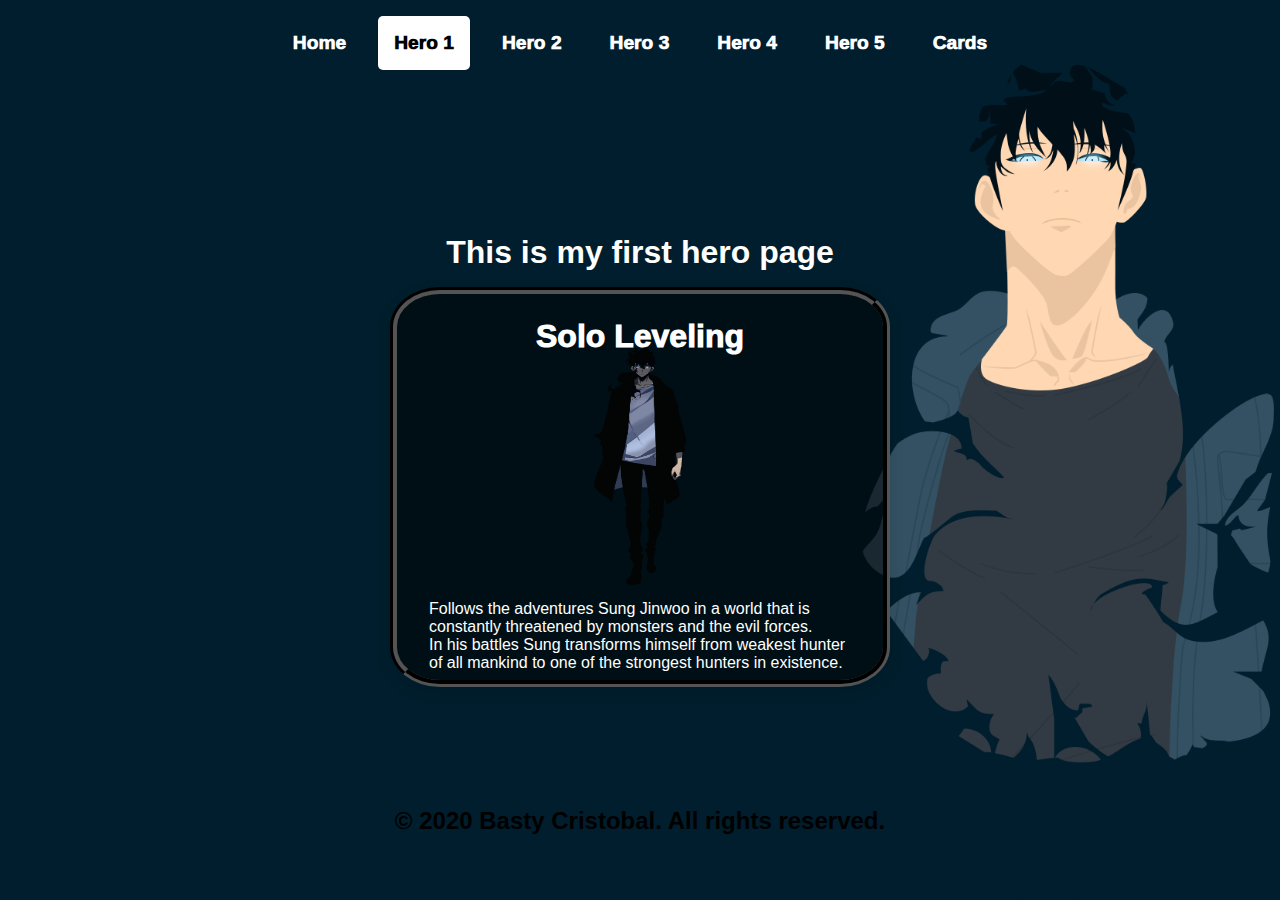
<file: pages/hero 1/index.html>
<!DOCTYPE html>
<html lang="en">
<head>
    <meta charset="UTF-8">
    <meta name="viewport" content="width=device-width, initial-scale=1.0">
    <title>Hero 1</title>
    <link rel="stylesheet" href="./assets/css/style.css">
</head>
<body>
    <header class="navigation">
        <a href="../../index.html">Home</a>
        <a href="./index.html" class="active">Hero 1</a>
        <a href="../page2/index.html">Hero 2</a>
        <a href="../page3/index.html">Hero 3</a>
        <a href="../page4/index.html">Hero 4</a>
        <a href="../page5/index.html">Hero 5</a>
        <a href="../page6/index.html">Cards</a>
    </header>
    <div class="hero-img">
        <div class="title">
            <h1>This is my first hero page</h1>
        </div>
        <div class="card">
            <h1 class="hero__title">Solo Leveling</h1>
            <img src="./assets/docs/solo_leveling_png_by_gisamadesing_dfaay97-375w-2x.png" alt="sung jin woo">
            <p class="hero__text">Follows the adventures Sung Jinwoo in a world that is constantly threatened by monsters and the evil forces. <br>In his battles Sung transforms himself from weakest hunter of all mankind to one of the strongest hunters in existence.
                </p>
        </div>
        <footer class="footer">
            <h2>© 2020 Basty Cristobal. All rights reserved.</h2>
        </footer>
    </div>
</body>
</html>
</file>
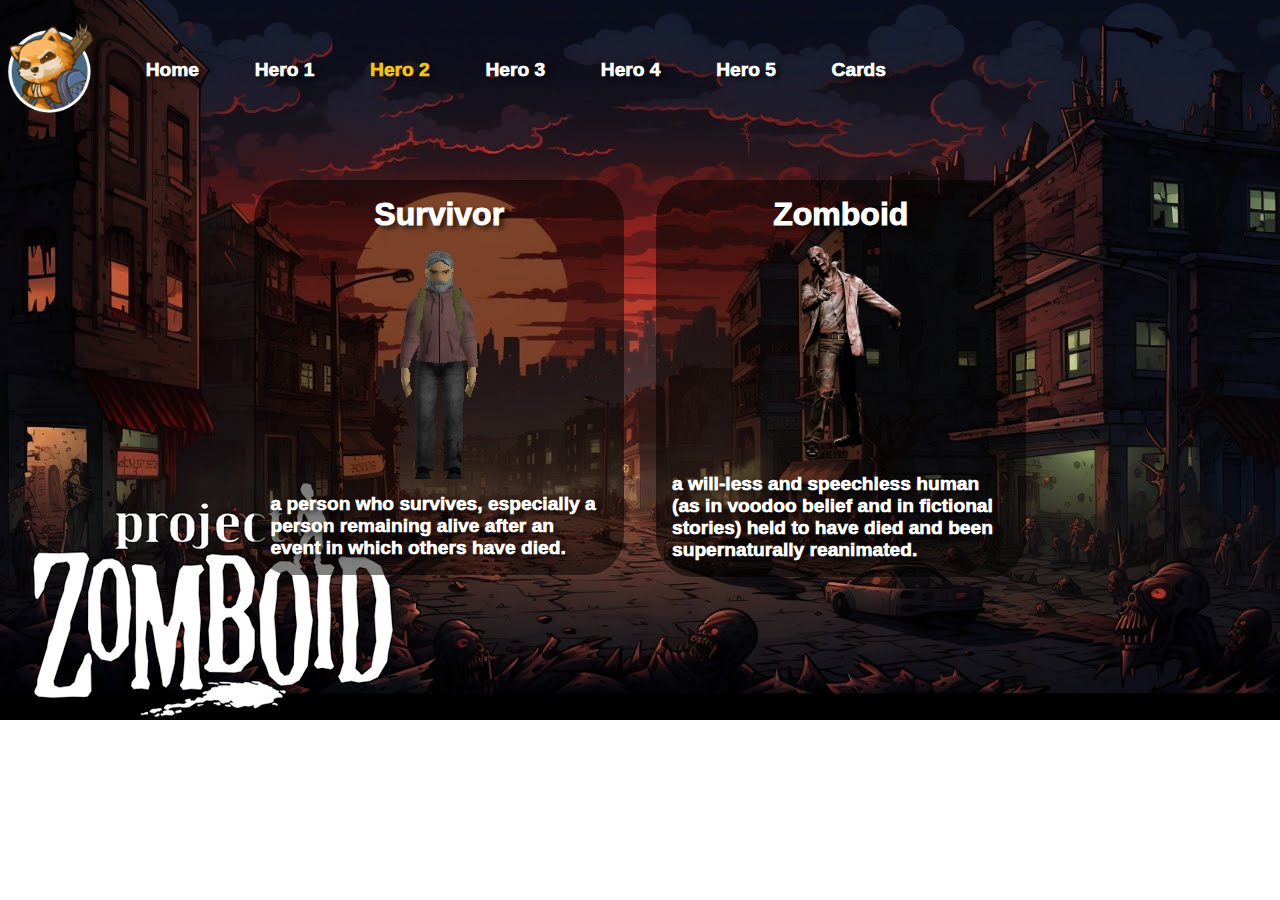
<file: pages/page2/index.html>
<!DOCTYPE html>
<html lang="en">
<head>
    <meta charset="UTF-8">
    <meta name="viewport" content="width=device-width, initial-scale=1.0">
    <title>Hero 2</title>
    <link rel="stylesheet" href="./assets/css/style.css">
</head>
<body>
    <header class="navigation">
        <img src="./assets/docs/communityIcon_1eldoc312ud81.png" alt="zomboid logo">
        <a href="../../index.html">Home</a>
        <a href="../hero 1/index.html">Hero 1</a>
        <a href="./index.html" class="active">Hero 2</a>
        <a href="../page3/index.html">Hero 3</a>
        <a href="../page4/index.html">Hero 4</a>
        <a href="../page5/index.html">Hero 5</a>
        <a href="../page6/index.html">Cards</a>
    </header>
    <section class="hero-container">
        <div class="hero-one">
            <h2>Survivor</h2>
            <img src="./assets/docs/PZ_ThePlayer.webp" alt="survivor">
            <p>a person who survives, especially a person remaining alive after an event in which others have died.</p>
        </div>
        <div class="hero-two">
            <h2>Zomboid</h2>
            <img src="./assets/docs/png-clipart-zombie-zombie-thumbnail-removebg-preview.png" class="zombie" alt="zombie">
            <p>a will-less and speechless human (as in voodoo belief and in fictional stories) held to have died and been supernaturally reanimated.</p>
        </div>
    </section>
</body>
</html>
</file>
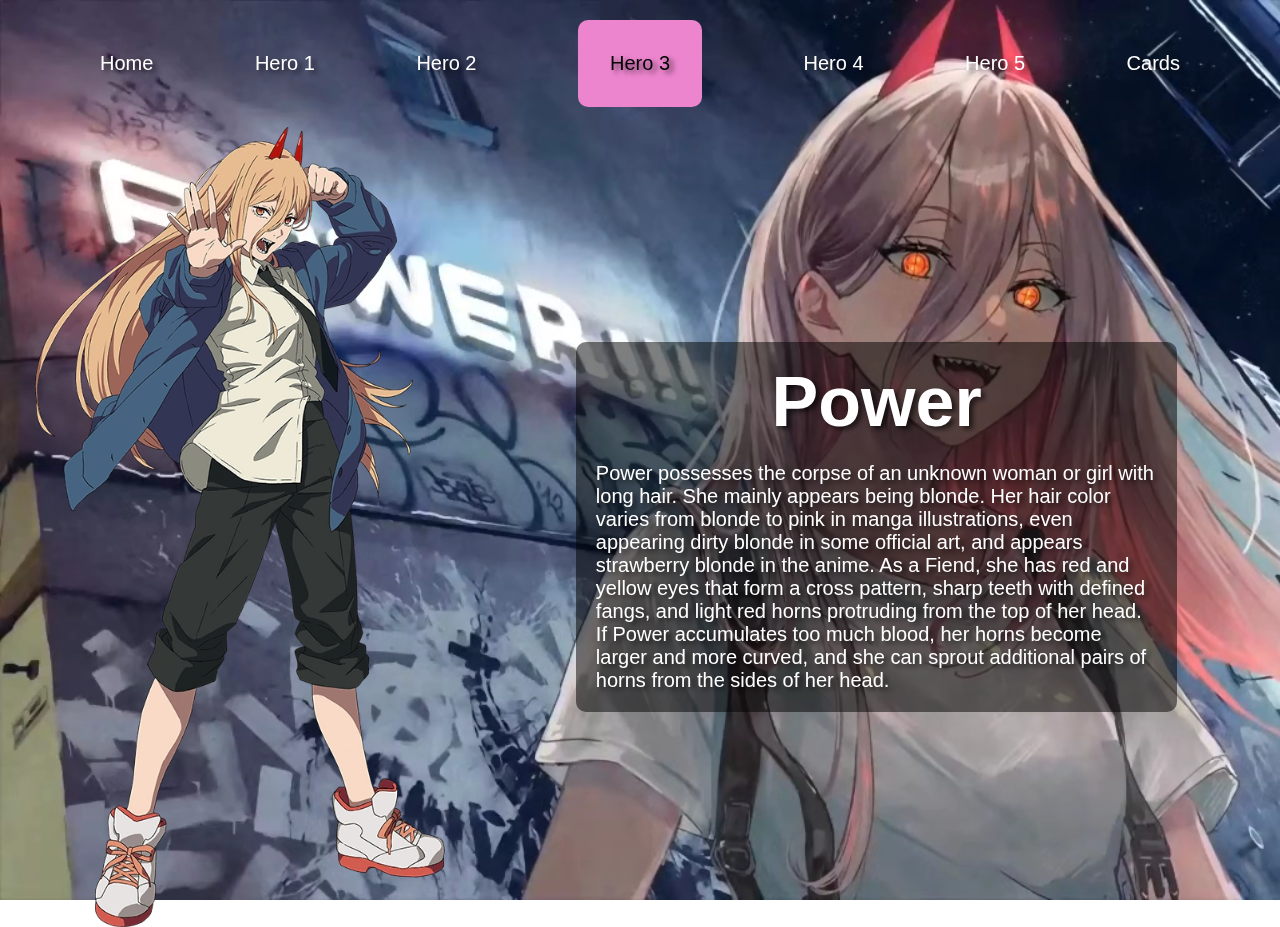
<file: pages/page3/index.html>
<!DOCTYPE html>
<html lang="en">
<head>
    <meta charset="UTF-8">
    <meta name="viewport" content="width=device-width, initial-scale=1.0">
    <title>Hero 3</title>
    <link rel="stylesheet" href="./assets/css/style.css">
</head>
<body>
    <video autoplay muted loop id="myVideo">
        <source src="./assets/docs/91726ac4a96b0a57002d17a4946909f4.mp4" type="video/mp4">
      </video>
    <header class="header">
        <a href="../../index.html"> Home</a>
        <a href="../hero 1/index.html"> Hero 1</a>
        <a href="../page2/index.html">Hero 2</a>
        <a href="./index.html" class="active"> Hero 3</a>
        <a href="../page4/index.html">Hero 4</a>
        <a href="../page5/index.html">Hero 5</a>
        <a href="../page6/index.html">Cards</a>
    </header>
    <section class="hero">
<img src="./assets/docs/power.webp" alt="power">
<div class="content">
        <h1>Power</h1>
        <p>Power possesses the corpse of an unknown woman or girl with long hair. She mainly appears being blonde. Her hair color varies from blonde to pink in manga illustrations, even appearing dirty blonde in some official art, and appears strawberry blonde in the anime. As a Fiend, she has red and yellow eyes that form a cross pattern, sharp teeth with defined fangs, and light red horns protruding from the top of her head. If Power accumulates too much blood, her horns become larger and more curved, and she can sprout additional pairs of horns from the sides of her head.</p>
        </div>
    </section>
</body>
</html>
</file>
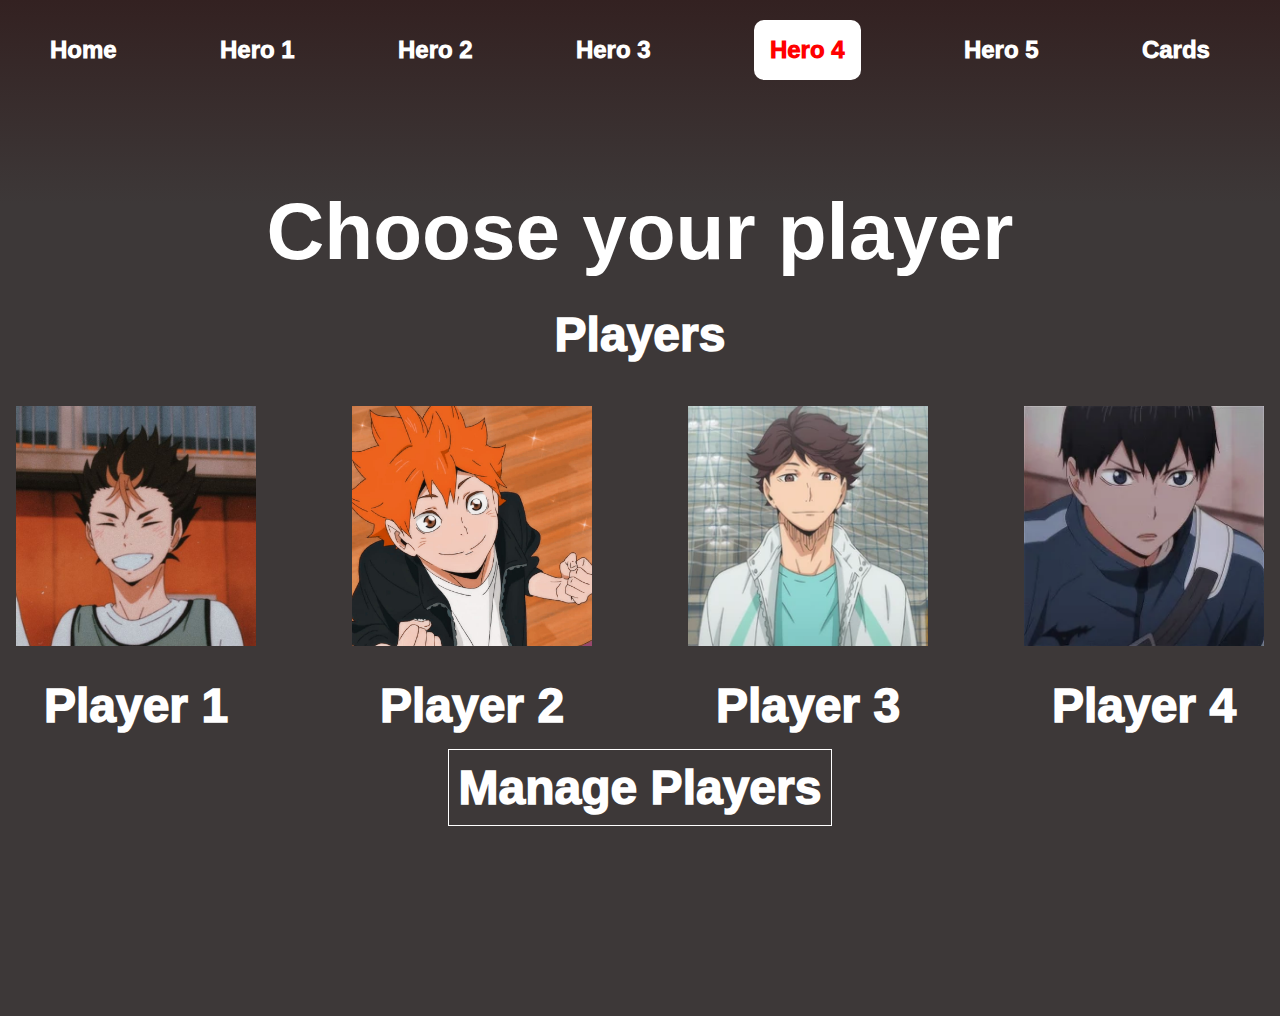
<file: pages/page4/index.html>
<!DOCTYPE html>
<html lang="en">
<head>
    <meta charset="UTF-8">
    <meta name="viewport" content="width=device-width, initial-scale=1.0">
    <title>Hero 4</title>
    <link rel="stylesheet" href="./assets/css/style.css">
</head>
<body>
    <header class="header">
        <a href="../../index.html">Home</a>
        <a href="../hero 1/index.html">Hero 1</a>
        <a href="../page2/index.html">Hero 2</a>
        <a href="../page3/index.html">Hero 3</a>
        <a href="./index.html"class="active">Hero 4</a>
        <a href="../page5/index.html">Hero 5</a>
        <a href="../page6/index.html">Cards</a>
    </header>
    <section class="hero-container">
    <h1>Players</h1>
    <p>Choose your player</p>
        <div class="profiles">
        <div class="profile1">
            <img src="./assets/docs/profile1.jpg" alt="profile1">
            <h1>Player 1</h1>
        </div>
        <div class="profile2">
            <img src="./assets/docs/profile2.jpg" alt="profile2">
            <h1>Player 2</h1>
        </div>
        <div class="profile3">
            <img src="./assets/docs/profile3.webp" alt="profile3">
            <h1>Player 3</h1>
        </div>
        <div class="profile4">
            <img src="./assets/docs/profile4.webp" alt="profile4">
            <h1>Player 4</h1>
        </div>
    </div>
    <h2>Manage Players</h2>
    </section>
</body>
</html>
</file>
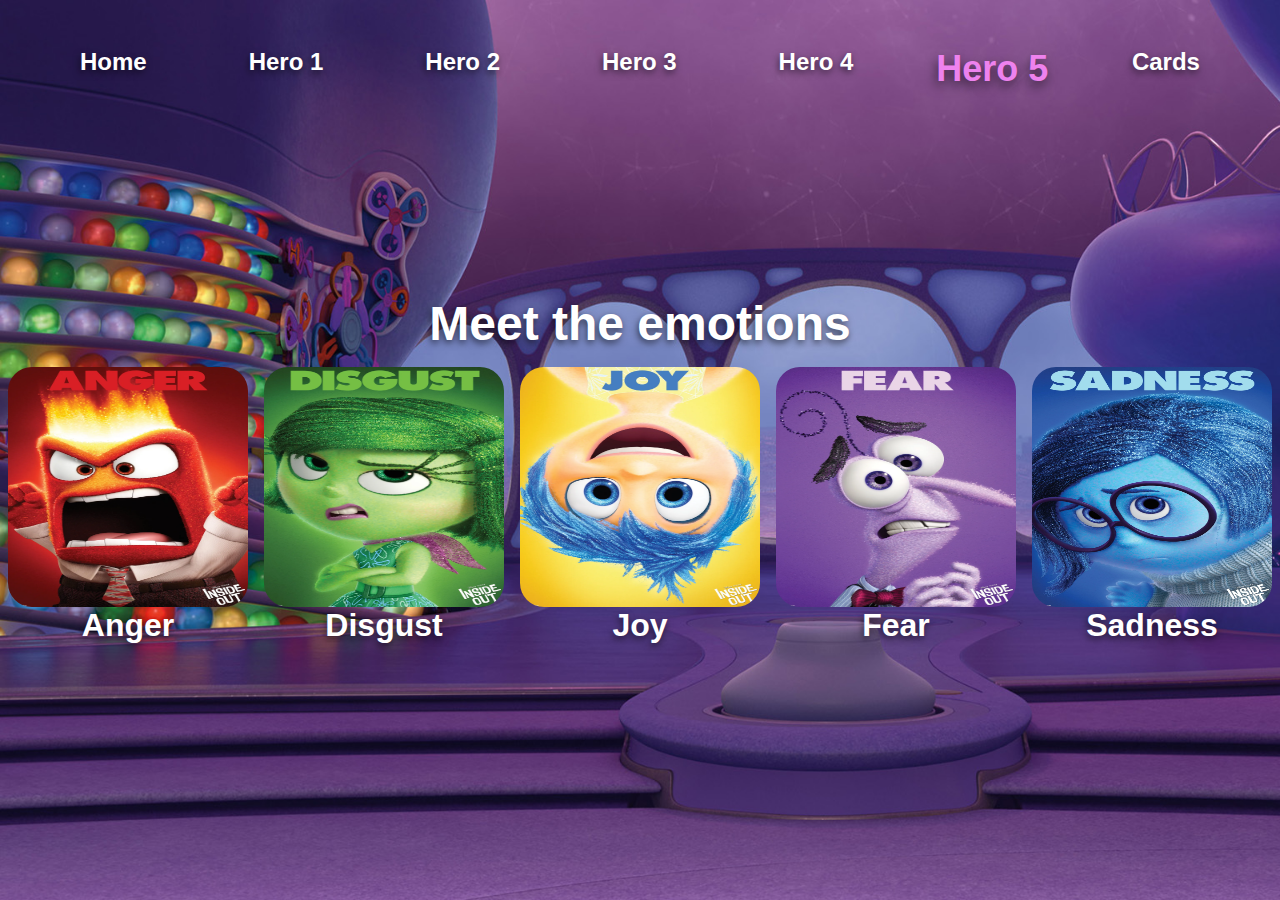
<file: pages/page5/index.html>
<!DOCTYPE html>
<html lang="en">
<head>
    <meta charset="UTF-8">
    <meta name="viewport" content="width=device-width, initial-scale=1.0">
    <title>Hero 5</title>
    <link rel="stylesheet" href="./assets/css/style.css">
</head>
<body>
    <header class="header">
        <a href="../../index.html" class="home">Home</a>
        <a href="../hero 1/index.html" class="Red" >Hero 1</a>
        <a href="../page2/index.html"class="Green">Hero 2</a>
        <a href="../page3/index.html"class="Yellow">Hero 3</a>
        <a href="./index.html"class="Blue">Hero 4</a>
        <a href="../page5/index.html"class="active">Hero 5</a>
        <a href="../page6/index.html"class="cards">Cards</a>
    </header>
    <section class="hero-container">
        <h1>Meet the emotions</h1>
        <div class="emotion-container">
            <div class="hero1">
                <img src="./assets/docs/anger.webp" alt="anger">
                <h2>Anger</h2>
            </div>
            <div class="hero2">
                <img src="./assets/docs/disgust.webp" alt="Disgust">
                <h2>Disgust</h2>
            </div>
            <div class="hero3">
                <img src="./assets/docs/joy.webp" alt="Joy">
                <h2>Joy</h2>
            </div>
            <div class="hero4">
                <img src="./assets/docs/fear.webp" alt="Fear">
                <h2>Fear</h2>
            </div>
            <div class="hero5">
                <img src="./assets/docs/sadness.webp" alt="Sadness">
                <h2>Sadness</h2>
             </div>
        </div>
    </section>
</body>
</html>
</file>
<file: pages/hero 1/assets/css/style.css>
*{
    margin: 0;
    padding: 0;
    box-sizing: border-box;
}
body{
    font-family: 'Poppins', sans-serif;
    background-image: url(../docs/background.png);
    background-size: cover;
    background-position: center;
}
header.navigation{
    display: flex;
    justify-content: center;
    align-items: center;
    gap: 1rem;
    position: absolute;
    position: relative;
    & a{
        color: #fff;
        text-decoration: none;
        font-size: 1.2rem;
        font-weight: 1000;
        margin-top: 1rem;
        padding: 1rem 1rem;
        border-radius: 5px;
        transition: all 0.3s ease;
        &:hover{
            background-color: #fff;
            color: #000;
        }
        &.active{
            background-color: #fff;
            color: #000;
        }
    }
}
.hero-img{
    width: 100%;
    height: 85vh;
    display: flex;
    flex-direction: column;
    justify-content: center;
    align-items: center;
    position: relative;
}
.title{
    display: flex;
    flex-direction: column
    justify-content: center;
    align-items: center;
    padding: 1rem 1rem;
    color:white;
}
.card{
    width: 500px;
    height: 400px;
    color: white;
    background-color: #fff;
    border: 7px groove #000000;
    border-radius: 10%;
    box-shadow: 0 5px 15px rgba(0, 0, 0, 0.1);
    display: flex;
    background-color: rgba(0,0,0,0.5);
    gap: 0.6rem;
    flex-direction: column;
    justify-content: center;
    align-items: center;
    position: relative;
    & img{
        width: 100px;
        height: 250px;
        margin-top: -40px;
        
    }
    & h1{
        font-size:2rem;
        font-weight: 1000;
        margin-top: 1rem;
        margin-bottom: 1rem;
        
    }
    & p{
        font-size: 1rem;
        font-weight: 500;
        margin-left: 2rem;
        margin-right: 2rem;
    }
    }
    footer.footer{
        display: flex;
        justify-content: center;
        align-items: center;
        gap: 1rem;
        position: absolute;
        bottom: 0;
        width: 100%;
    }
</file>
<file: pages/page2/assets/css/style.css>
*{
    margin: 0;
    padding: 0;
    box-sizing: border-box;
}
body{
    font-family: 'Poppins', sans-serif;
    display: flex;
    flex-direction: column;
    justify-content: center;
    background-image: url(../docs/bghero2.jpg);
    background-size: cover;
    background-repeat: no-repeat;
}
header.navigation{
    display: flex;
    flex-direction: row;
    justify-content: space-between;
    align-items: center;
    width: 70%;
    padding: 20px 0;
    & img{
        width: 100px;
        transition: 3s;
        &:hover{
            transform: rotateY(720deg);
        }
    }
    & a{
        text-decoration: none;
        color: white;
        font-size: 1.2rem;
        margin: 0 10px;
        font-weight: 1000;
        text-shadow: 4px 3px 5px rgba(0,0,0,0.6);
        transition: 0.5s;
        &:hover{
            color: #f1c40f;
            text-shadow: 4px 3px 5px rgba(0,0,0,0.6);
        }
        &.active{
            color: #f1c40f;
            text-shadow: 4px 3px 5px rgba(0,0,0,0.6);
        }
    }
}
section.hero-container{
    display: flex;
    flex-direction: row;
    justify-content: center;
    align-items: flex-start;
    padding: 1.5rem;
    & div.hero-one{
        color: white;
        border-radius: 10%;
        background-color: rgba(0,0,0,0.5);
        align-items: center;
        justify-content: center;
        display: flex;
        flex-direction: column;
        width: 30%;
        padding: 1rem;
        margin: 1rem;
        & h2{
            font-size: 2rem;
            font-weight: 1000;
            text-shadow: 4px 3px 5px rgba(0,0,0,0.6);
        }
        & p{
            font-size: 1.2rem;
            font-weight: 1000;
            text-shadow: 4px 3px 5px rgba(0,0,0,0.6);
        }
    }
    & div.hero-two{
        color: white;
        border-radius: 10%;
        background-color: rgba(0,0,0,0.5);
        align-items: center;
        justify-content: center;
        display: flex;
        flex-direction: column;
        width: 30%;
        padding: 1rem;
        margin: 1rem;
        & h2{
            font-size: 2rem;
            font-weight: 1000;
            text-shadow: 4px 3px 5px rgba(0,0,0,0.6);
        }
        & img.zombie{
            height: 15rem;
        }
        & p{
            font-size: 1.2rem;
            font-weight: 1000;
            text-shadow: 4px 3px 5px rgba(0,0,0,0.6);
        }
    }
}
</file>
<file: pages/page3/assets/css/style.css>
*{
    margin: 0;
    padding: 0;
    box-sizing: border-box;
}
body{
    font-family: 'Poppins', sans-serif;
}
#myVideo{
    position: fixed;
    min-width: 100%;
    min-height: 100%;
    object-fit: cover;
    background-size: cover;
}
header.header{
    position: relative;
    display: flex;
    align-items: center;
    justify-content: space-between;
    padding: 20px 100px;
    & a{
        color: #fff;
        font-size: 20px;
        font-weight: 500;
        text-decoration: none;
        text-shadow: 4px 3px 5px rgba(0,0,0,0.6);
        transition: 1s;
        &:hover, &.active{
            padding: 2rem;
            color: black;
            border-radius: 10px 10px 10px 10px;
-webkit-border-radius: 10px 10px 10px 10px;
-moz-border-radius: 10px 10px 10px 10px;
background: #ec85ce;
        }
    }
}
section.hero{
    position: relative;
    display: flex;
    align-items: center;
    gap: 6rem;
    & div.content{
        display: flex;
        flex-direction: column;
        max-width: 47%;
        background-color: rgba(0,0,0,0.5);
        padding: 20px;
        border-radius: 10px 10px 10px 10px;
-webkit-border-radius: 10px 10px 10px 10px;
-moz-border-radius: 10px 10px 10px 10px;
    }
    & h1{
        font-size: 70px;
        font-weight: 700;
        display: flex;
        color: #fff;
        justify-content: center;
        text-shadow: 4px 3px 5px rgba(0,0,0,0.6);
    }
    & p{
        font-size: 20px;
        color: #fff;
        margin-top: 20px;
        text-shadow: 4px 3px 5px rgba(0,0,0,0.6);
    }
    & img{
        height: 50rem;
    }
}
</file>
<file: pages/page4/assets/css/style.css>
*{
    margin: 0;
    padding: 0;
    box-sizing: border-box;
}
body{
    font-family: 'Poppins', sans-serif;
    background: #332121;
background: linear-gradient(270deg,#332121 0%, #3d3838 20%);
background: -webkit-linear-gradient(270deg,#332121 0%, #3d3838 20%);
background: -moz-linear-gradient(270deg,#332121 0%, #3d3838 20%);
}
header.header{
    display: flex;
    justify-content: space-between;
    align-items: center;
    padding: 20px 50px;
    & a{
        color: #fff;
        font-size: 1.5rem;
        font-weight: 1000;
        margin-bottom: 1rem;
        text-decoration: none;
        margin-right: 20px;
        transition: 1s;
        &:hover{
            color: #f00;
            background-color: #fff;
            padding: 1rem;
            border-radius: 10px;
        }
        &.active{
            color: #f00;
            background-color: #fff;
            padding: 1rem;
            border-radius: 10px;
        }
    }
}
section.hero-container{
    display: flex;
    justify-content: center;
    align-items: center;
    height: 100vh;
    position: relative;
    flex-direction: column;
    & h1{
        color: #fff;
        font-size: 3rem;
        font-weight: 1000;
        margin-bottom: -12rem;
    }
    & p{
        color: #fff;
        font-size: 5rem;
        font-weight: 700;
        margin-top: 1rem;
        margin-bottom: 5rem;
    }
    & div.profiles{
        display: flex;
        justify-content: center;
        align-items: center;
        flex-direction: row;
    }
    & div.profile1{
        color : #fff;
        display: flex;
        justify-content: center;
        align-items: center;
        flex-direction: column;
        padding: 3rem;
        transition: 1s;
        & img{
            width: 15rem;
            height: 15rem;
        }
        & h1{
            font-size: 3rem;
            font-weight: 1000;
            margin-top: 2rem;
        }
        & :hover{
            transform: scale(1.1);
        }
    }
    & div.profile2{
        color : #fff;
        display: flex;
        justify-content: center;
        align-items: center;
        flex-direction: column;
        padding: 3rem;
        transition: 1s;
        & img{
            width: 15rem;
            height: 15rem;
        }
        & h1{
            font-size: 3rem;
            font-weight: 1000;
            margin-top: 2rem;
        }
        & :hover{
            transform: scale(1.1);
        }
    }
    & div.profile3{
        color : #fff;
        display: flex;
        justify-content: center;
        align-items: center;
        flex-direction: column;
        padding: 3rem;
        transition: 1s;
        & img{
            width: 15rem;
            height: 15rem;
        }
        & h1{
            font-size: 3rem;
            font-weight: 1000;
            margin-top: 2rem;
        }
        & :hover{
            transform: scale(1.1);
        }
    }
    & div.profile4{
        color : #fff;
        display: flex;
        justify-content: center;
        align-items: center;
        flex-direction: column;
        padding: 3rem;
        transition: 1s;
        & img{
            width: 15rem;
            height: 15rem;
        }
        & h1{
            font-size: 3rem;
            font-weight: 1000;
            margin-top: 2rem;
        }
        & :hover{
            transform: scale(1.1);
        }

    }
    & h2{
        color: #fff;
        font-size: 3rem;
        font-weight: 1000;
        margin-top: 10rem;
        padding: 10px;
        border: 1px solid #fff;
    }
}
</file>
<file: pages/page5/assets/css/style.css>
*{
    margin: 0;
    padding: 0;
    box-sizing: border-box;
}
body{
    font-family: 'Poppins', sans-serif;
    background-image: url(../docs/insideoutbg.jpeg);
    background-size: cover;
    background-repeat: no-repeat;
    background-attachment: fixed;
}
header.header{
    height: 10vh;
    display: flex;
    justify-content: space-between;
    padding: 3rem 5rem;
    background-color: transparent;
    color: #fff;
    font-size: 1.5rem;
    font-weight: 600;
    text-shadow: -1px 3px 7px rgba(0,0,0,0.6);
    & a{
        text-decoration: none;
        color: #fff;
        transition: all 0.3s ease;
    }
    & .Red:hover{
        color: #ff0000;
        transform: scale(1.5);
    }
    & .Green:hover{
        color: green;
        transform: scale(1.5);
    }
    & .Yellow:hover{
        color: yellow;
        transform: scale(1.5);
    }
    & .Blue:hover{
        color: blue;
        transform: scale(1.5);
    }
    & .home:hover{
        color: orangered;
        transform: scale(1.5);
    }
    & .cards:hover{
        color: pink;
        transform: scale(1.5);
    }
    & .active{
        color: violet;
        transform: scale(1.5);
    }
}
.hero-container{
    width: 100%;
    height:83vh;
    display: flex;
    justify-content: center;
    align-items: center;
    flex-direction: column;
    gap: 1rem;
    & h1{
        font-size: 3rem;
        color: #fff;
        text-align: center;
        flex-direction: column;
        display: flex;
        text-shadow: -1px 3px 7px rgba(0,0,0,0.6);
    }
}
.emotion-container{
    display: flex;
    justify-content: center;
    align-items: center;
    flex-direction: row;
    gap: 1rem;
    & img{
        width: 15rem;
        height: 15rem;
        display: flex;
        justify-content: center;
        align-items: center;
        flex-direction: row;
        border-radius: 10%;
        transition: all 0.3s ease;
        &:hover{
            transform: scale(1.1);
            box-shadow: 21px 29px 29px 1px rgba(0,0,0,0.73);
-webkit-box-shadow: 21px 29px 29px 1px rgba(0,0,0,0.73);
-moz-box-shadow: 21px 29px 29px 1px rgba(0,0,0,0.73);
        }
    }
    & h2{
        font-size: 2rem;
        color: #fff;
        text-align: center;
        flex-direction: column;
        display: flex;
        text-shadow: -1px 3px 7px rgba(0,0,0,0.6);
    }
}
</file>
